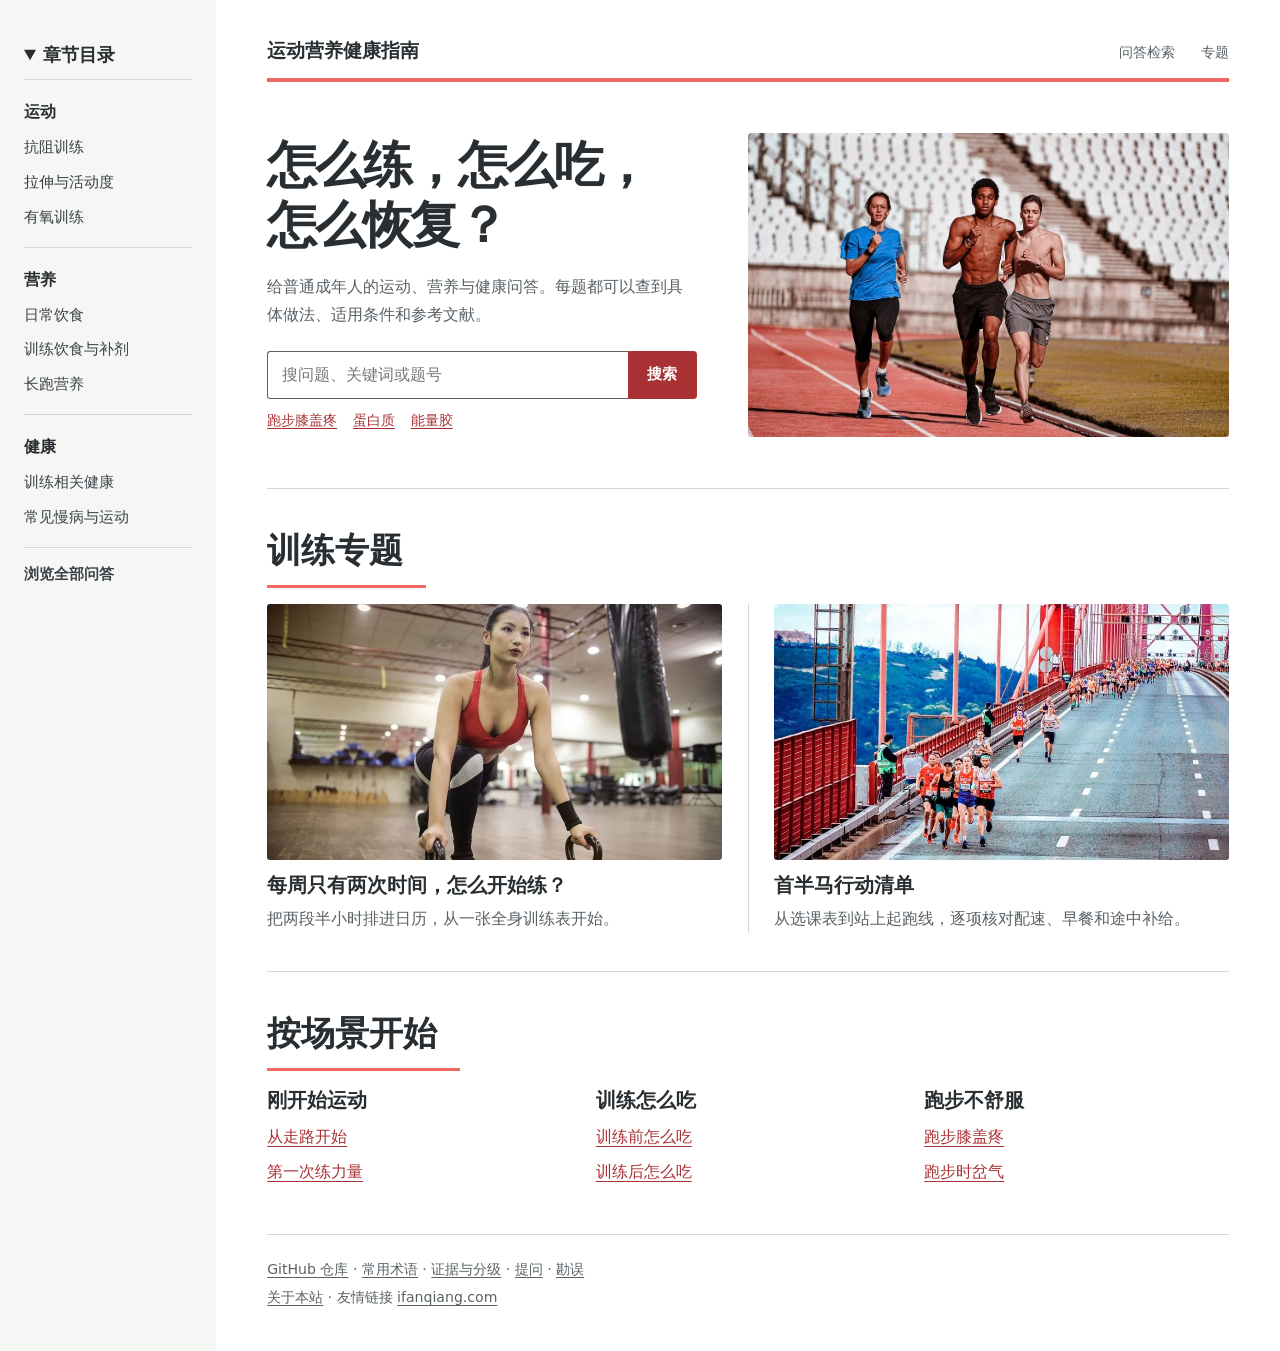
<file: docs/index.html>
<!doctype html>
<html lang="zh-CN">
<head>
  <meta charset="utf-8">
  <meta name="viewport" content="width=device-width, initial-scale=1">
  <meta name="color-scheme" content="light dark">
  <title>运动营养健康指南</title>
  <meta name="description" content="给普通成年人的运动营养健康指南。查询训练、饮食和恢复问题，查看具体做法、适用条件和参考文献。">
  <script>
    // Older links can point to the site root with a reader query or question anchor.
    const searchParams = new URLSearchParams(location.search);
    const questionAnchor = location.hash.match(/^#(Q\d+)$/i);
    if (questionAnchor || ['q', 'chapter', 'evidence'].some(key => searchParams.has(key)) || location.hash === '#results') {
      const reader = new URL('search.html', location.href);
      reader.search = location.search;
      if (questionAnchor && !reader.searchParams.has('q')) reader.searchParams.set('q', questionAnchor[1].toUpperCase());
      reader.hash = questionAnchor ? 'results' : location.hash;
      location.replace(reader.href);
    }
  </script>
  <link rel="stylesheet" href="assets/editorial.css">
  <script src="assets/editorial.js" defer></script>
</head>
<body class="home">
  <a class="skip-link" href="#main">跳到正文</a>
  <div id="wrapper">
    <main id="main">
      <div class="inner">
        <header id="header">
          <a href="./" class="logo"><strong>运动营养健康指南</strong></a>
          <nav class="header-nav" aria-label="站内导航">
            <a href="search.html">问答检索</a>
            <a href="#guides">专题</a>
          </nav>
        </header>

        <section id="banner" aria-labelledby="cover-title">
          <div class="content">
            <h1 id="cover-title">怎么练，怎么吃，<br>怎么恢复？</h1>
            <p>给普通成年人的运动、营养与健康问答。每题都可以查到具体做法、适用条件和参考文献。</p>
            <form action="search.html" method="get" role="search" class="home-search">
              <label for="home-query" class="sr-only">搜索问题、关键词或题号</label>
              <input type="search" id="home-query" name="q" placeholder="搜问题、关键词或题号">
              <button type="submit" class="button primary">搜索</button>
            </form>
            <nav class="search-examples" aria-label="常用搜索">
              <a href="search.html?q=跑步膝盖疼">跑步膝盖疼</a>
              <a href="search.html?q=蛋白质">蛋白质</a>
              <a href="search.html?q=能量胶">能量胶</a>
            </nav>
          </div>
          <div class="image object">
            <img src="assets/running-cover.webp" width="1125" height="750" alt="三位跑者沿体育场的红色跑道迎面跑来" fetchpriority="high">
          </div>
        </section>

        <section id="guides" aria-labelledby="guides-heading">
          <header class="major"><h2 id="guides-heading">训练专题</h2></header>
          <div class="posts">
            <article>
              <a class="topic-link" href="start-with-two-sessions.html">
                <span class="image"><img src="assets/strength-feature.webp" width="840" height="560" loading="lazy" alt=""></span>
                <h3>每周只有两次时间，怎么开始练？</h3>
              </a>
              <p>把两段半小时排进日历，从一张全身训练表开始。</p>
            </article>
            <article>
              <a class="topic-link" href="first-half-marathon.html">
                <span class="image"><img src="assets/race-feature.webp" width="840" height="473" loading="lazy" alt=""></span>
                <h3>首半马行动清单</h3>
              </a>
              <p>从选课表到站上起跑线，逐项核对配速、早餐和途中补给。</p>
            </article>
          </div>
        </section>

        <section aria-labelledby="start-heading">
          <header class="major"><h2 id="start-heading">按场景开始</h2></header>
          <div class="topic-groups">
            <div><h3>刚开始运动</h3><ul>
              <li><a href="search.html?q=Q401#results">从走路开始</a></li>
              <li><a href="search.html?q=Q09#results">第一次练力量</a></li>
            </ul></div>
            <div><h3>训练怎么吃</h3><ul>
              <li><a href="search.html?q=Q06#results">训练前怎么吃</a></li>
              <li><a href="search.html?q=Q13#results">训练后怎么吃</a></li>
            </ul></div>
            <div><h3>跑步不舒服</h3><ul>
              <li><a href="search.html?q=Q329#results">跑步膝盖疼</a></li>
              <li><a href="search.html?q=Q448#results">跑步时岔气</a></li>
            </ul></div>
          </div>
        </section>

        <footer class="site-footer">
          <nav aria-label="项目与反馈">
            <a href="https://github.com/jiangweiqi001/sports-nutrition-health">GitHub 仓库</a> ·
            <a href="https://github.com/jiangweiqi001/sports-nutrition-health/blob/main/docs/glossary.md">常用术语</a> ·
            <a href="https://github.com/jiangweiqi001/sports-nutrition-health/blob/main/docs/evidence.md">证据与分级</a> ·
            <a href="https://github.com/jiangweiqi001/sports-nutrition-health/issues/new?template=1-question.yml">提问</a> ·
            <a href="https://github.com/jiangweiqi001/sports-nutrition-health/issues/new?template=2-correction.yml">勘误</a>
          </nav>
          <p><a href="about.html">关于本站</a> · 友情链接 <a href="https://ifanqiang.com/">ifanqiang.com</a></p>
        </footer>
      </div>
    </main>

    <aside id="sidebar">
      <details class="chapter-menu">
        <summary>章节目录</summary>
        <nav id="menu" class="menu-inner" aria-label="指南章节">
          <div class="menu-group"><h3>运动</h3>
            <ul>
              <li><a href="search.html?chapter=抗阻训练">抗阻训练</a></li>
              <li><a href="search.html?chapter=拉伸与活动度">拉伸与活动度</a></li>
              <li><a href="search.html?chapter=有氧训练">有氧训练</a></li>
            </ul>
          </div>
          <div class="menu-group"><h3>营养</h3>
            <ul>
              <li><a href="search.html?chapter=日常饮食">日常饮食</a></li>
              <li><a href="search.html?chapter=训练饮食与补剂">训练饮食与补剂</a></li>
              <li><a href="search.html?chapter=长跑营养">长跑营养</a></li>
            </ul>
          </div>
          <div class="menu-group"><h3>健康</h3>
            <ul>
              <li><a href="search.html?chapter=训练相关健康">训练相关健康</a></li>
              <li><a href="search.html?chapter=常见慢病与运动">常见慢病与运动</a></li>
            </ul>
          </div>
          <a href="search.html" class="all-questions">浏览全部问答</a>
        </nav>
      </details>
    </aside>
  </div>
</body>
</html>
</file>
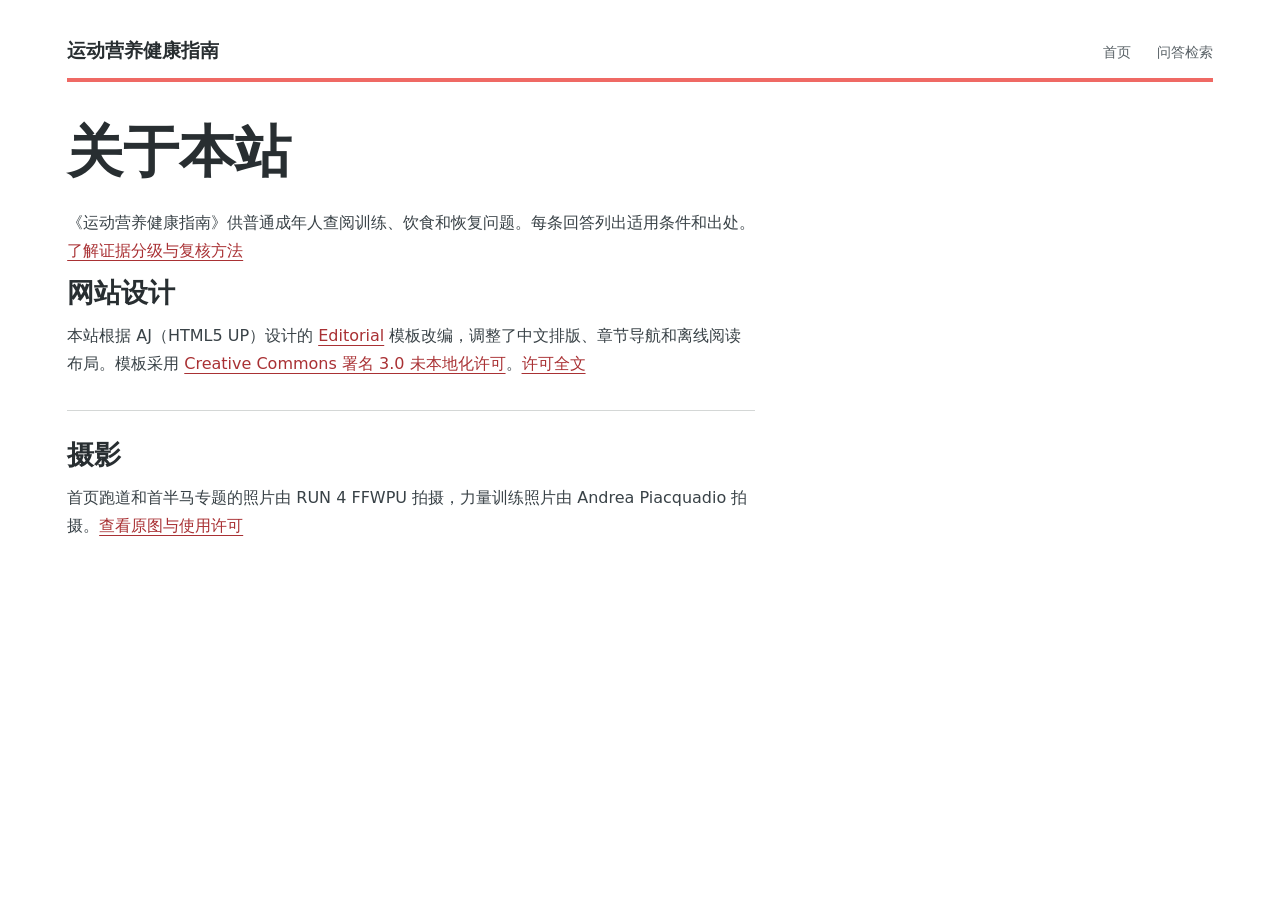
<file: docs/about.html>
<!doctype html>
<html lang="zh-CN">
<head>
  <meta charset="utf-8">
  <meta name="viewport" content="width=device-width, initial-scale=1">
  <meta name="color-scheme" content="light dark">
  <title>关于本站 · 运动营养健康指南</title>
  <link rel="stylesheet" href="assets/editorial.css">
</head>
<body>
  <div id="wrapper"><main id="main"><div class="inner article-inner">
    <header id="header">
      <a class="logo" href="./">运动营养健康指南</a>
      <nav class="header-nav" aria-label="指南导航"><a href="./">首页</a><a href="search.html">问答检索</a></nav>
    </header>
    <article class="guide-body" style="max-width:43rem;margin:2rem 0 3rem">
      <h1>关于本站</h1>
      <p>《运动营养健康指南》供普通成年人查阅训练、饮食和恢复问题。每条回答列出适用条件和出处。<a href="https://github.com/jiangweiqi001/sports-nutrition-health/blob/main/docs/evidence.md">了解证据分级与复核方法</a></p>
      <section>
        <h2>网站设计</h2>
        <p>本站根据 AJ（HTML5 UP）设计的 <a href="https://html5up.net/editorial" lang="en">Editorial</a> 模板改编，调整了中文排版、章节导航和离线阅读布局。模板采用 <a href="https://creativecommons.org/licenses/by/3.0/">Creative Commons 署名 3.0 未本地化许可</a>。<a href="assets/editorial-license.txt">许可全文</a></p>
      </section>
      <section>
        <h2>摄影</h2>
        <p>首页跑道和首半马专题的照片由 RUN 4 FFWPU 拍摄，力量训练照片由 Andrea Piacquadio 拍摄。<a href="https://github.com/jiangweiqi001/sports-nutrition-health/blob/main/docs/assets/photo-credits.md">查看原图与使用许可</a></p>
      </section>
    </article>
  </div></main></div>
</body>
</html>
</file>
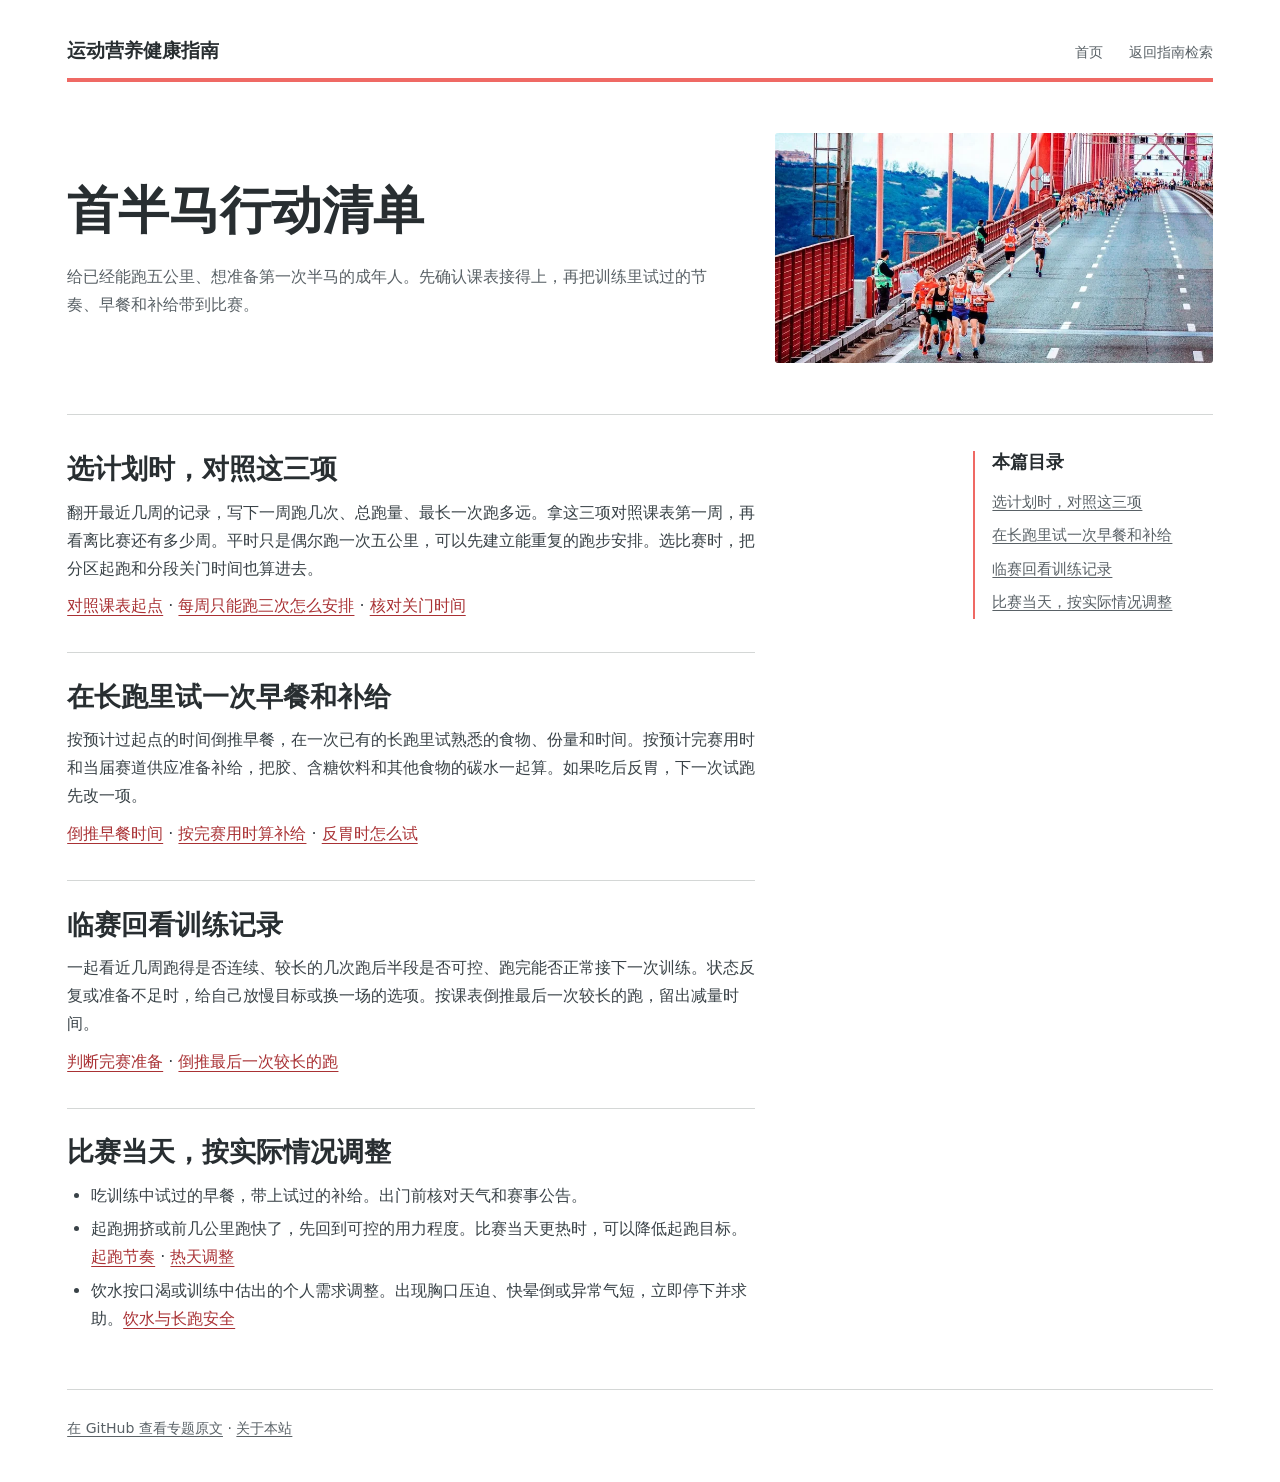
<file: docs/first-half-marathon.html>
<!doctype html>
<html lang="zh-CN">
<head>
  <meta charset="utf-8">
  <meta name="viewport" content="width=device-width, initial-scale=1">
  <meta name="color-scheme" content="light dark">
  <title>首半马行动清单 · 运动营养健康指南</title>
  <link rel="stylesheet" href="assets/editorial.css">
</head>
<body>
<a class="skip-link" href="#guide-body">跳到专题正文</a>
<div id="wrapper">
  <main id="main"><div class="inner article-inner">
    <header id="header">
      <a class="logo" href="./">运动营养健康指南</a>
      <nav class="header-nav" aria-label="指南导航"><a href="./">首页</a><a href="search.html">返回指南检索</a></nav>
    </header>
    <header class="guide-intro">
      <div>
        <h1>首半马行动清单</h1>
        <p>给已经能跑五公里、想准备第一次半马的成年人。先确认课表接得上，再把训练里试过的节奏、早餐和补给带到比赛。</p>
      </div>
      <img src="assets/race-feature.webp" width="800" height="450" alt="公路跑赛事中的跑者">
    </header>
    <div class="guide-content">
      <nav aria-label="本篇目录">
        <h2>本篇目录</h2>
          <a href="#plan">选计划时，对照这三项</a>
          <a href="#fuel">在长跑里试一次早餐和补给</a>
          <a href="#taper">临赛回看训练记录</a>
          <a href="#race">比赛当天，按实际情况调整</a>
      </nav>
      <div class="guide-body" id="guide-body">
  <section aria-labelledby="plan">
    <h2 id="plan">选计划时，对照这三项</h2>
    <p>翻开最近几周的记录，写下一周跑几次、总跑量、最长一次跑多远。拿这三项对照课表第一周，再看离比赛还有多少周。平时只是偶尔跑一次五公里，可以先建立能重复的跑步安排。选比赛时，把分区起跑和分段关门时间也算进去。</p>
    <p><a href="search.html?q=Q23#results">对照课表起点</a> · <a href="search.html?q=Q131#results">每周只能跑三次怎么安排</a> · <a href="search.html?q=Q125#results">核对关门时间</a></p>
  </section>

  <section aria-labelledby="fuel">
    <h2 id="fuel">在长跑里试一次早餐和补给</h2>
    <p>按预计过起点的时间倒推早餐，在一次已有的长跑里试熟悉的食物、份量和时间。按预计完赛用时和当届赛道供应准备补给，把胶、含糖饮料和其他食物的碳水一起算。如果吃后反胃，下一次试跑先改一项。</p>
    <p><a href="search.html?q=Q26#results">倒推早餐时间</a> · <a href="search.html?q=Q21#results">按完赛用时算补给</a> · <a href="search.html?q=Q32#results">反胃时怎么试</a></p>
  </section>

  <section aria-labelledby="taper">
    <h2 id="taper">临赛回看训练记录</h2>
    <p>一起看近几周跑得是否连续、较长的几次跑后半段是否可控、跑完能否正常接下一次训练。状态反复或准备不足时，给自己放慢目标或换一场的选项。按课表倒推最后一次较长的跑，留出减量时间。</p>
    <p><a href="search.html?q=Q151#results">判断完赛准备</a> · <a href="search.html?q=Q171#results">倒推最后一次较长的跑</a></p>
  </section>

  <section aria-labelledby="race">
    <h2 id="race">比赛当天，按实际情况调整</h2>
    <ul>
      <li>吃训练中试过的早餐，带上试过的补给。出门前核对天气和赛事公告。</li>
      <li>起跑拥挤或前几公里跑快了，先回到可控的用力程度。比赛当天更热时，可以降低起跑目标。<a href="search.html?q=Q175#results">起跑节奏</a> · <a href="search.html?q=Q179#results">热天调整</a></li>
      <li>饮水按口渴或训练中估出的个人需求调整。出现胸口压迫、快晕倒或异常气短，立即停下并求助。<a href="search.html?q=Q39#results">饮水与长跑安全</a></li>
    </ul>
  </section>
      </div>
    </div>
    <footer class="site-footer">
      <p><a href="https://github.com/jiangweiqi001/sports-nutrition-health/blob/main/docs/first-half-marathon.md">在 GitHub 查看专题原文</a> · <a href="about.html">关于本站</a></p>
    </footer>
  </div></main>
</div>
</body>
</html>
</file>
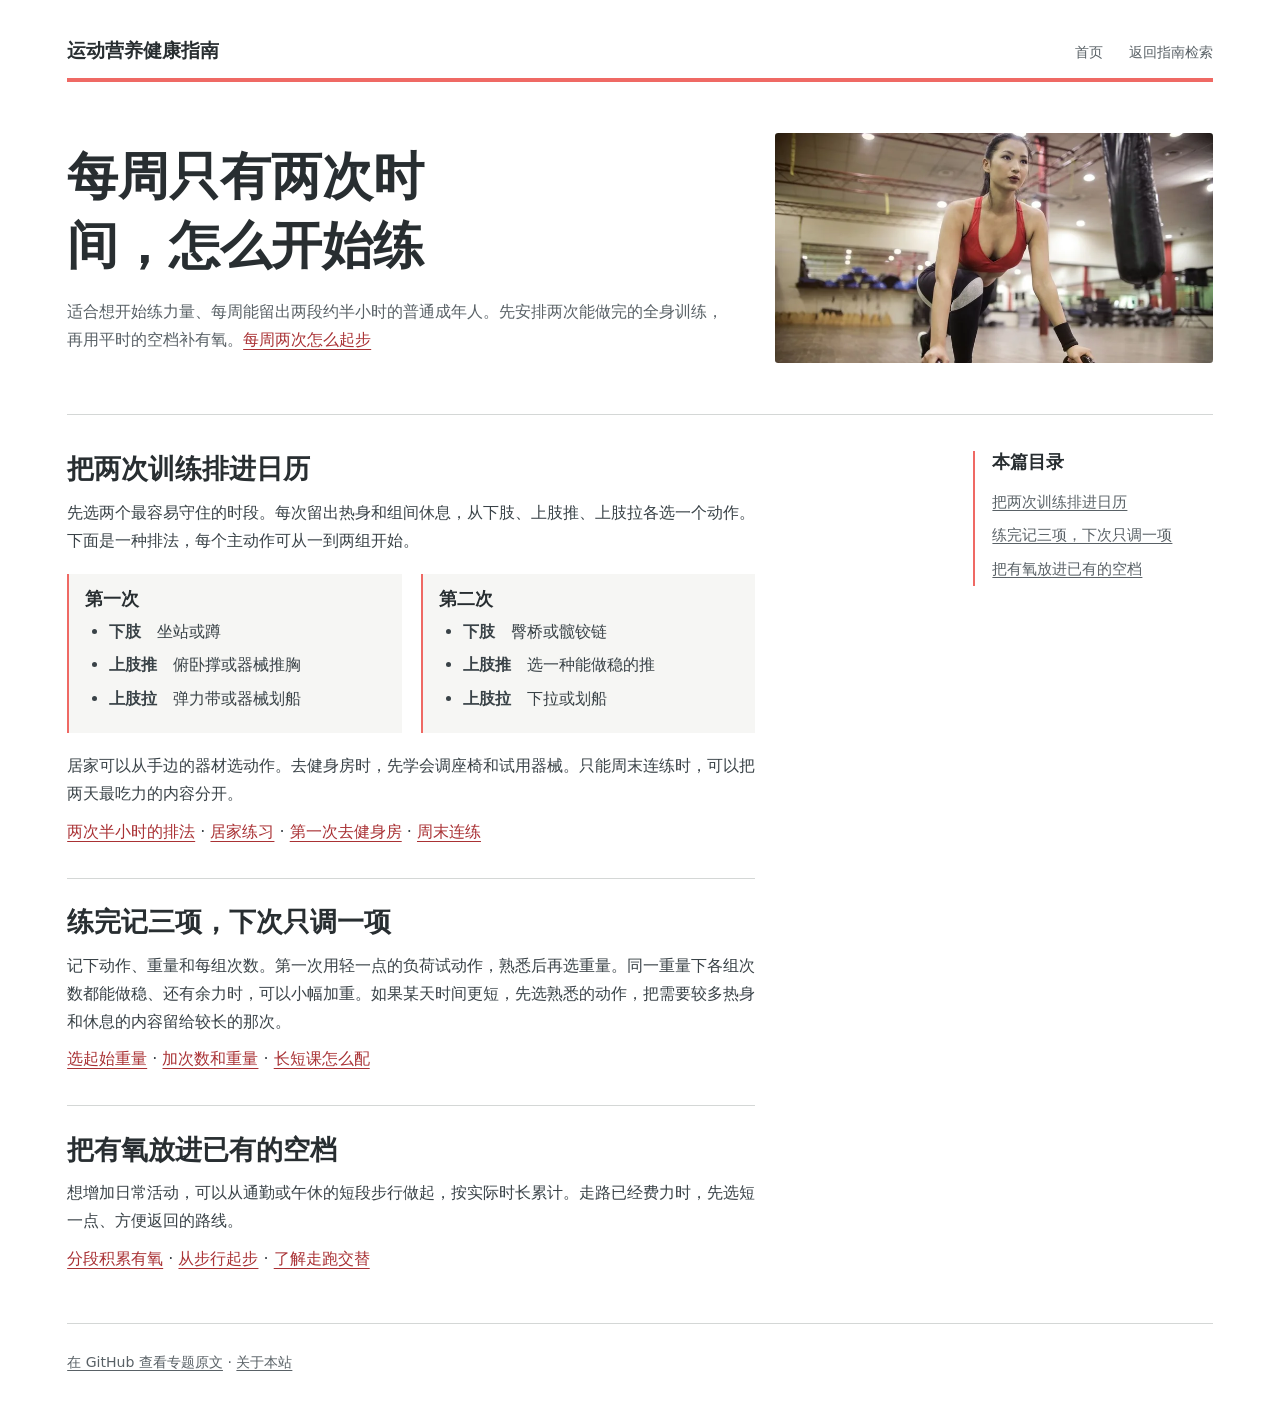
<file: docs/start-with-two-sessions.html>
<!doctype html>
<html lang="zh-CN">
<head>
  <meta charset="utf-8">
  <meta name="viewport" content="width=device-width, initial-scale=1">
  <meta name="color-scheme" content="light dark">
  <title>每周只有两次时间，怎么开始练 · 运动营养健康指南</title>
  <link rel="stylesheet" href="assets/editorial.css">
</head>
<body>
<a class="skip-link" href="#guide-body">跳到专题正文</a>
<div id="wrapper">
  <main id="main"><div class="inner article-inner">
    <header id="header">
      <a class="logo" href="./">运动营养健康指南</a>
      <nav class="header-nav" aria-label="指南导航"><a href="./">首页</a><a href="search.html">返回指南检索</a></nav>
    </header>
    <header class="guide-intro">
      <div>
        <h1>每周只有两次时间，怎么开始练</h1>
        <p>适合想开始练力量、每周能留出两段约半小时的普通成年人。先安排两次能做完的全身训练，再用平时的空档补有氧。<a href="search.html?q=Q09#results">每周两次怎么起步</a></p>
      </div>
      <img src="assets/strength-feature.webp" width="800" height="450" alt="力量训练者和训练用的壶铃">
    </header>
    <div class="guide-content">
      <nav aria-label="本篇目录">
        <h2>本篇目录</h2>
          <a href="#schedule">把两次训练排进日历</a>
          <a href="#progress">练完记三项，下次只调一项</a>
          <a href="#aerobic">把有氧放进已有的空档</a>
      </nav>
      <div class="guide-body" id="guide-body">
  <section aria-labelledby="schedule">
    <h2 id="schedule">把两次训练排进日历</h2>
    <p>先选两个最容易守住的时段。每次留出热身和组间休息，从下肢、上肢推、上肢拉各选一个动作。下面是一种排法，每个主动作可从一到两组开始。</p>
    <div class="sessions">
      <div class="session">
        <h3>第一次</h3>
        <ul>
          <li><strong>下肢</strong>　坐站或蹲</li>
          <li><strong>上肢推</strong>　俯卧撑或器械推胸</li>
          <li><strong>上肢拉</strong>　弹力带或器械划船</li>
        </ul>
      </div>
      <div class="session">
        <h3>第二次</h3>
        <ul>
          <li><strong>下肢</strong>　臀桥或髋铰链</li>
          <li><strong>上肢推</strong>　选一种能做稳的推</li>
          <li><strong>上肢拉</strong>　下拉或划船</li>
        </ul>
      </div>
    </div>
    <p>居家可以从手边的器材选动作。去健身房时，先学会调座椅和试用器械。只能周末连练时，可以把两天最吃力的内容分开。</p>
    <p><a href="search.html?q=Q48#results">两次半小时的排法</a> · <a href="search.html?q=Q42#results">居家练习</a> · <a href="search.html?q=Q41#results">第一次去健身房</a> · <a href="search.html?q=Q51#results">周末连练</a></p>
  </section>

  <section aria-labelledby="progress">
    <h2 id="progress">练完记三项，下次只调一项</h2>
    <p>记下动作、重量和每组次数。第一次用轻一点的负荷试动作，熟悉后再选重量。同一重量下各组次数都能做稳、还有余力时，可以小幅加重。如果某天时间更短，先选熟悉的动作，把需要较多热身和休息的内容留给较长的那次。</p>
    <p><a href="search.html?q=Q77#results">选起始重量</a> · <a href="search.html?q=Q15#results">加次数和重量</a> · <a href="search.html?q=Q53#results">长短课怎么配</a></p>
  </section>

  <section aria-labelledby="aerobic">
    <h2 id="aerobic">把有氧放进已有的空档</h2>
    <p>想增加日常活动，可以从通勤或午休的短段步行做起，按实际时长累计。走路已经费力时，先选短一点、方便返回的路线。</p>
    <p><a href="search.html?q=Q422#results">分段积累有氧</a> · <a href="search.html?q=Q401#results">从步行起步</a> · <a href="search.html?q=Q403#results">了解走跑交替</a></p>
  </section>
      </div>
    </div>
    <footer class="site-footer">
      <p><a href="https://github.com/jiangweiqi001/sports-nutrition-health/blob/main/docs/start-with-two-sessions.md">在 GitHub 查看专题原文</a> · <a href="about.html">关于本站</a></p>
    </footer>
  </div></main>
</div>
</body>
</html>
</file>
<file: docs/assets/editorial.css>
/*
 * Editorial by HTML5 UP · html5up.net · @ajlkn
 * Based on the Editorial masthead, banner, sidebar, major headings and posts.
 * Adapted for the Chinese guide, keyboard navigation and offline reading.
 * Creative Commons Attribution 3.0 · https://html5up.net/license
 */
:root {
  color-scheme: light dark;
  --paper: #fff;
  --surface: #f6f6f4;
  --ink: #282e31;
  --text: #394247;
  --quiet: #596166;
  --line: #d4d7d6;
  --rule: #ef6964;
  --accent: #a93134;
  --sans: "PingFang SC", "Microsoft YaHei", system-ui, sans-serif;
  --serif: "Songti SC", "Noto Serif CJK SC", "Source Han Serif SC", "STSong", "SimSun", Georgia, serif;
}
@media (prefers-color-scheme: dark) {
  :root {
    --paper: #1b2022;
    --surface: #242a2d;
    --ink: #f2f1ed;
    --text: #e0e3e1;
    --quiet: #b7c1c2;
    --line: #50585a;
    --accent: #ffa6a0;
    --rule: #f27c75;
  }
}
*, *::before, *::after { box-sizing: border-box; }
[hidden] { display: none !important; }
body { margin: 0; color: var(--text); background: var(--paper); font: 1rem/1.75 var(--sans); }
a { color: var(--accent); text-underline-offset: .23em; text-decoration-thickness: 1px; }
a:hover { text-decoration: underline; }
:focus-visible { outline: 3px solid var(--accent); outline-offset: 4px; }
h1, h2, h3 { color: var(--ink); font-family: var(--serif); font-weight: 700; line-height: 1.35; }
h1, h2, h3, p, ul, ol, figure { margin-block-start: 0; }
h1 { font-size: clamp(2.35rem, 4.4vw, 4.2rem); margin-bottom: .35em; }
h2 { font-size: clamp(1.5rem, 2.7vw, 2.15rem); }
h3 { font-size: 1.24rem; }
p { margin-bottom: 1em; }
button, input, select, textarea { font: inherit; color: var(--ink); }
input, select, textarea { background: var(--paper); }
button, summary { cursor: pointer; }
button, .button {
  color: var(--accent); background: var(--paper); border: 1px solid var(--accent);
  font: 650 .94rem/1.25 var(--sans); padding: .65rem 1.05rem; border-radius: .2rem;
}
.button { min-height: 2.75rem; display: inline-flex; align-items: center; justify-content: center; text-decoration: none; }
button:hover, .button:hover { background: var(--surface); }
img { display: block; max-width: 100%; }
.skip-link { position: absolute; top: 0; left: .75rem; z-index: 5; transform: translateY(-150%); padding: .45rem .75rem; color: var(--ink); background: var(--paper); }
.skip-link:focus { transform: none; }
#wrapper { display: flex; flex-direction: row-reverse; min-height: 100vh; align-items: stretch; }
#main { flex: 1 1 auto; min-width: 0; width: 100%; }
#main > .inner { width: 100%; max-width: 84rem; margin: 0 auto; padding: 0 clamp(1.25rem, 4vw, 4.5rem) .1rem; }
#header {
  display: flex; gap: 1.1rem; justify-content: space-between; align-items: baseline;
  border-bottom: solid 4px var(--rule); padding: clamp(1.3rem, 3vw, 2.6rem) 0 .75rem;
}
#header .logo { color: var(--ink); font: 700 1.2rem/1.4 var(--serif); text-decoration: none; }
#header a:hover { text-decoration: underline; }
.header-nav { display: flex; gap: clamp(.7rem, 2vw, 1.8rem); flex-wrap: wrap; align-items: center; font-size: .9rem; }
.header-nav a { color: var(--quiet); text-decoration: none; }
#banner { display: flex; align-items: stretch; gap: clamp(1.4rem, 4vw, 4.5rem); padding: clamp(2rem, 4vw, 4.5rem) 0; }
#banner .content { flex: 1; min-width: 0; align-self: center; }
#banner .image.object { display: block; flex: 0 1 50%; overflow: hidden; border-radius: .24rem; }
#banner .image.object img { width: 100%; height: 100%; min-height: 18rem; max-height: 31rem; object-fit: cover; }
#banner .content > :last-child { margin-bottom: 0; }
header.major > :last-child {
  border-bottom: solid 3px var(--rule); display: inline-block;
  margin: 0 0 1rem; padding: 0 .65em .32em 0;
}
.posts { display: grid; grid-template-columns: repeat(2, minmax(0,1fr)); gap: clamp(1.5rem, 4vw, 3.75rem); }
.posts article { min-width: 0; position: relative; }
.posts article + article::before {
  content: ""; position: absolute; left: calc(clamp(1.5rem, 4vw, 3.75rem) / -2);
  top: 0; bottom: 0; border-left: 1px solid var(--line);
}
.posts .image { display: block; overflow: hidden; border-radius: .2rem; }
.posts .image img { width: 100%; height: auto; aspect-ratio: 1.78; object-fit: cover; object-position: center 20%; }
.posts img[src$="strength-feature.webp"], .guide-intro img[src$="strength-feature.webp"] { object-position: center top; }
.posts h3 { margin: .8rem 0 .35rem; }
.posts .topic-link { display: block; color: var(--ink); text-decoration: none; }
.posts .topic-link:hover h3, .posts .topic-link:focus-visible h3 { text-decoration: underline; }
#sidebar {
  flex: 0 0 clamp(13.5rem, 16vw, 17.5rem); min-width: 0;
  padding: clamp(1.3rem, 3vw, 2.6rem) 1.5rem 2rem; background: var(--surface);
}
#sidebar .chapter-menu { position: sticky; top: 1rem; max-height: calc(100vh - 2rem); overflow: auto; }
.chapter-menu > summary { color: var(--ink); font: 700 1.14rem/1.45 var(--serif); padding: .25rem 0 .65rem; }
.menu-inner h2, .menu-inner h3 { font: 700 1.03rem/1.5 var(--serif); margin: .9rem 0 .3rem; }
.menu-inner ul { margin: 0; padding: 0; list-style: none; }
.menu-inner a { color: var(--text); text-decoration: none; display: block; padding: .28rem 0; font-size: .92rem; }
.menu-inner a:hover { color: var(--accent); text-decoration: underline; }
.site-footer { border-top: 1px solid var(--line); margin-top: 2.5rem; padding: 1.4rem 0 2.25rem; font-size: .88rem; color: var(--quiet); }
.site-footer p { margin: .25em 0; }
.site-footer a { color: inherit; }
@media (max-width: 79.99rem) {
  #wrapper { flex-direction: column; }
  #sidebar { flex: none; order: -1; padding: 0 clamp(1.25rem, 4vw, 4.5rem); border-bottom: 1px solid var(--line); }
  #sidebar .chapter-menu { position: static; max-height: none; }
  .chapter-menu > summary { font: 650 .94rem/1.5 var(--sans); padding: .55rem 0; }
  .menu-inner { padding-bottom: .8rem; }
}
@media (max-width: 46rem) {
  #header { align-items: center; gap: .65rem; padding-top: 1rem; }
  #header .logo { font-size: 1.06rem; }
  .header-nav { gap: .75rem; font-size: .85rem; }
  #banner { flex-direction: column; gap: 1.25rem; padding: 1.65rem 0 1.85rem; }
  #banner .content { align-self: stretch; }
  #banner .image.object { flex-basis: auto; }
  #banner .image.object img { min-height: 0; max-height: none; aspect-ratio: 2; }
  .posts { grid-template-columns: 1fr; }
  .posts article + article::before { display: none; }
}
@media (max-width: 23rem) {
  #header { flex-wrap: wrap; }
}
.sr-only { position: absolute; width: 1px; height: 1px; padding: 0; margin: -1px; overflow: hidden; clip-path: inset(50%); white-space: nowrap; border: 0; }
.home-search { display: flex; align-items: stretch; max-width: 32rem; margin-top: 1.35rem; }
.home-search input { width: 100%; min-width: 0; min-height: 3rem; padding: .55rem .85rem; border: 1px solid var(--quiet); border-right: 0; border-radius: .2rem 0 0 .2rem; }
.home-search button { flex: none; border: 1px solid var(--accent); border-radius: 0 .2rem .2rem 0; background: var(--accent); color: var(--paper); padding: 0 1.15rem; }
.search-examples { color: var(--quiet); font-size: .9rem; margin-top: .6rem; }
.search-examples a { margin-right: .7rem; }
#main .article-inner { max-width: 78rem; }
.guide-intro { display: grid; grid-template-columns: 3fr 2fr; gap: clamp(1.2rem, 4vw, 3.6rem); align-items: center; border-bottom: 1px solid var(--line); padding: clamp(1.75rem,4vw,3.75rem) 0; }
.guide-intro h1 { max-width: 15em; font-size: clamp(2rem, 4vw, 3.4rem); text-wrap: balance; }
.guide-intro p { color: var(--quiet); max-width: 41em; margin: 0; }
.guide-intro img { width: 100%; height: clamp(11.5rem,18vw,17rem); object-fit: cover; border-radius: .2rem; }
.guide-content { display: grid; grid-template-columns: minmax(0, 43rem) minmax(10rem, 15rem); justify-content: space-between; gap: clamp(2rem,6vw,5rem); margin: 2.25rem 0; }
.guide-content nav { grid-column: 2; grid-row: 1; align-self: start; position: sticky; top: 2rem; border-left: 2px solid var(--rule); padding-left: 1.1rem; }
.guide-content nav h2 { font-size: 1.1rem; margin-bottom: .6rem; }
.guide-content nav a { display: block; font-size: .94rem; line-height: 1.6; padding: .3rem 0; color: var(--quiet); }
.guide-body { grid-column: 1; grid-row: 1; min-width: 0; }
.guide-body section + section { margin-top: 2rem; border-top: 1px solid var(--line); padding-top: 1.6rem; }
.guide-body h2 { font-size: clamp(1.3rem,2.1vw,1.7rem); margin-bottom: .7rem; }
.guide-body h3 { font-size: 1.1rem; }
.guide-body p { margin: .6rem 0; }
.guide-body ul { padding-left: 1.5em; }
.guide-body li { margin: .35rem 0; }
.sessions { display: grid; grid-template-columns: 1fr 1fr; gap: 1.2rem; margin: 1.2rem 0; }
.session { border-left: 2px solid var(--rule); background: var(--surface); padding: .9rem 1rem; }
.session h3, .session ul { margin-bottom: .3rem; }
@media (max-width: 48rem) {
  .guide-content { display: flex; flex-direction: column; gap: 1.65rem; margin-top: 1.6rem; }
  .guide-content nav { position: static; }
  .guide-intro { grid-template-columns: 1fr; }
  .guide-intro img { height: auto; aspect-ratio: 2.5; max-height: 13rem; }
}
@media (max-width: 32rem) { .sessions { grid-template-columns: 1fr; gap: .65rem; } }
/* Cover and section arrangement from Editorial's banner and posts layouts. */
.home #banner .content h1 { font-size: clamp(2.35rem, 3.9vw, 4.05rem); letter-spacing: -.045em; line-height: 1.2; }
.home #banner .content > p { color: var(--quiet); max-width: 30em; }
.home #banner .image.object { position: relative; min-height: 19rem; background: var(--surface); }
.home #banner .image.object img { position: absolute; inset: 0; min-height: 0; max-height: none; object-position: center 25%; }
.home #main > .inner > section + section { padding: clamp(1.65rem, 3vw, 3.5rem) 0; border-top: 1px solid var(--line); }
.home #main > .inner > section:last-of-type { padding-bottom: .5rem; }
.home .posts p { color: var(--quiet); margin: 0; }
.topic-groups { display: grid; grid-template-columns: repeat(3, minmax(0, 1fr)); gap: 1.5rem; }
.topic-groups h3 { margin: 0 0 .55rem; }
.topic-groups ul { list-style: none; margin: 0; padding: 0; }
.topic-groups li + li { margin-top: .45rem; }
.menu-group { padding: .35rem 0 .8rem; border-top: 1px solid var(--line); }
.menu-inner .all-questions { border-top: 1px solid var(--line); padding-top: .85rem; font-weight: 650; }
@media (min-width: 80rem) {
  #sidebar:has(.chapter-menu:not([open])) { flex-basis: 7.3rem; padding-inline: .9rem; }
}
@media (max-width: 79.99rem) and (min-width: 42rem) {
  .menu-inner { display: grid; grid-template-columns: repeat(3,1fr); gap: 0 2rem; }
  .menu-inner .all-questions { grid-column: 1 / -1; }
}
@media (max-width: 46rem) {
  .home #banner .image.object { min-height: 0; aspect-ratio: 2.25; }
  .home #banner .content h1 { font-size: clamp(2.15rem, 7vw, 3.05rem); }
  .topic-groups { grid-template-columns: 1fr; gap: 1.15rem; }
}
</file>
